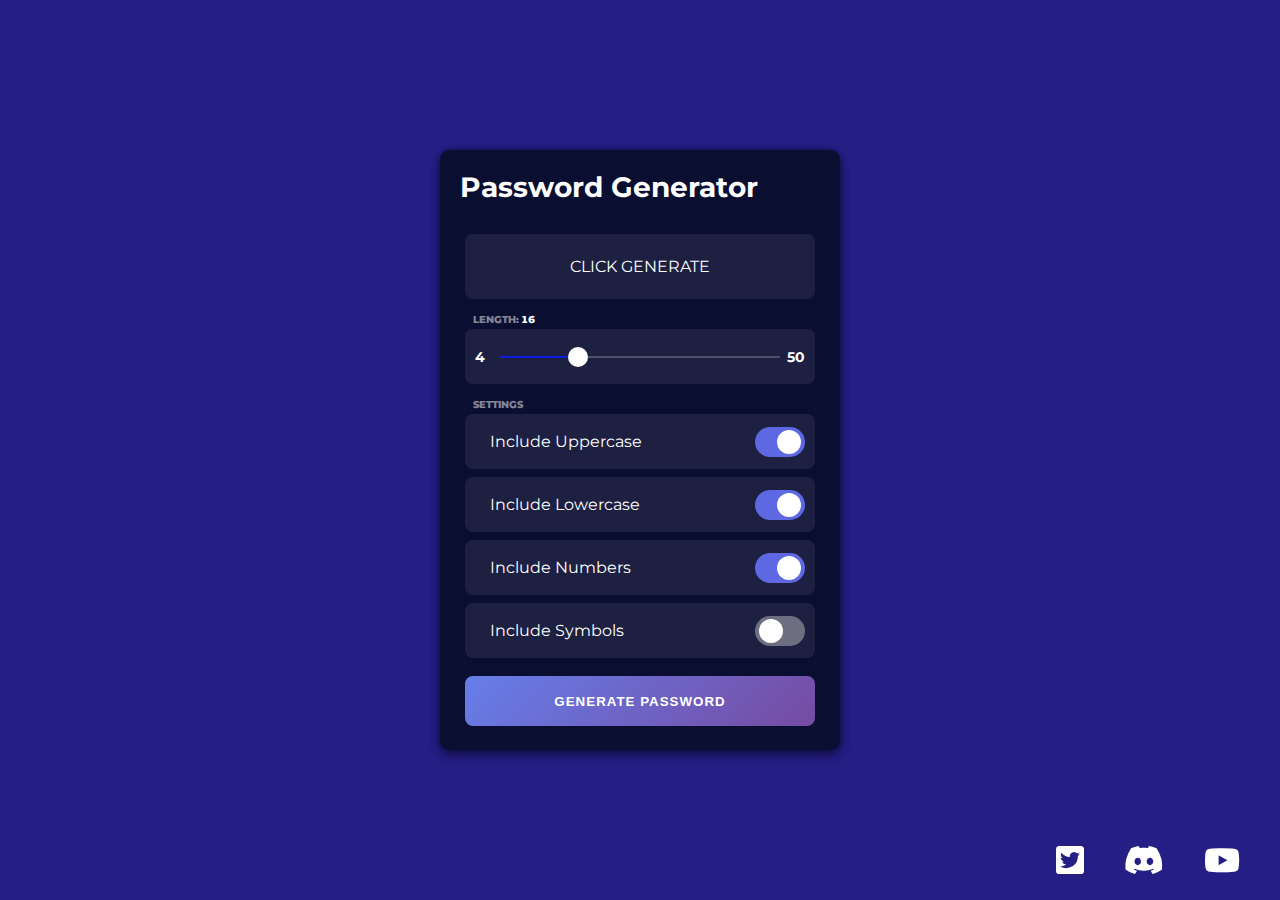
<file: index.html>
<!DOCTYPE html>
<html lang="en" >
<head>
  <meta charset="UTF-8">
  <title>Password Generator</title>
  <link rel='stylesheet' href='https://cdnjs.cloudflare.com/ajax/libs/font-awesome/5.11.2/css/all.min.css'>
<link rel='stylesheet' href='https://fonts.googleapis.com/css?family=Montserrat&amp;display=swap'><link rel="stylesheet" href="./style.css">

</head>
<body>
<!-- partial:index.partial.html -->
<div class="container">
	<h2 class="title">Password Generator</h2>
	<div class="result">
		<div class="result__title field-title">Generated Password</div>
		<div class="result__info right">click to copy</div>
		<div class="result__info left">copied</div>
		<div class="result__viewbox" id="result">CLICK GENERATE</div>
		<button id="copy-btn" style="--x: 0; --y: 0"><i class="far fa-copy"></i></button>
	</div>
	<div class="length range__slider" data-min="4" data-max="50">
		<div class="length__title field-title" data-length='0'>length:</div>
		<input id="slider" type="range" min="4" max="50" value="16" />
	</div>

	<div class="settings">
		<span class="settings__title field-title">settings</span>
		<div class="setting">
			<input type="checkbox" id="uppercase" checked />
			<label for="uppercase">Include Uppercase</label>
		</div>
		<div class="setting">
			<input type="checkbox" id="lowercase" checked />
			<label for="lowercase">Include Lowercase</label>
		</div>
		<div class="setting">
			<input type="checkbox" id="number" checked />
			<label for="number">Include Numbers</label>
		</div>
		<div class="setting">
			<input type="checkbox" id="symbol" />
			<label for="symbol">Include Symbols</label>
		</div>
	</div>

	<button class="btn generate" id="generate">Generate Password</button>
</div>


<div class="support">
	<a href="https://twitter.com/MrVibezR6" target="_blank"><i class="fab fa-twitter-square"></i></a>
	<a href="https://discord.gg/nF7897kWnx" target="_blank"><i class="fab fa-discord"></i></a>
	<a href="https://www.youtube.com/channel/UCYGF8c1U8scAWsAKT1y-qxw" target="_blank"><i class="fab fa-youtube"></i></a>
</div>


<!-- partial -->
  <script  src="./script.js"></script>

</body>
</html>
</file>
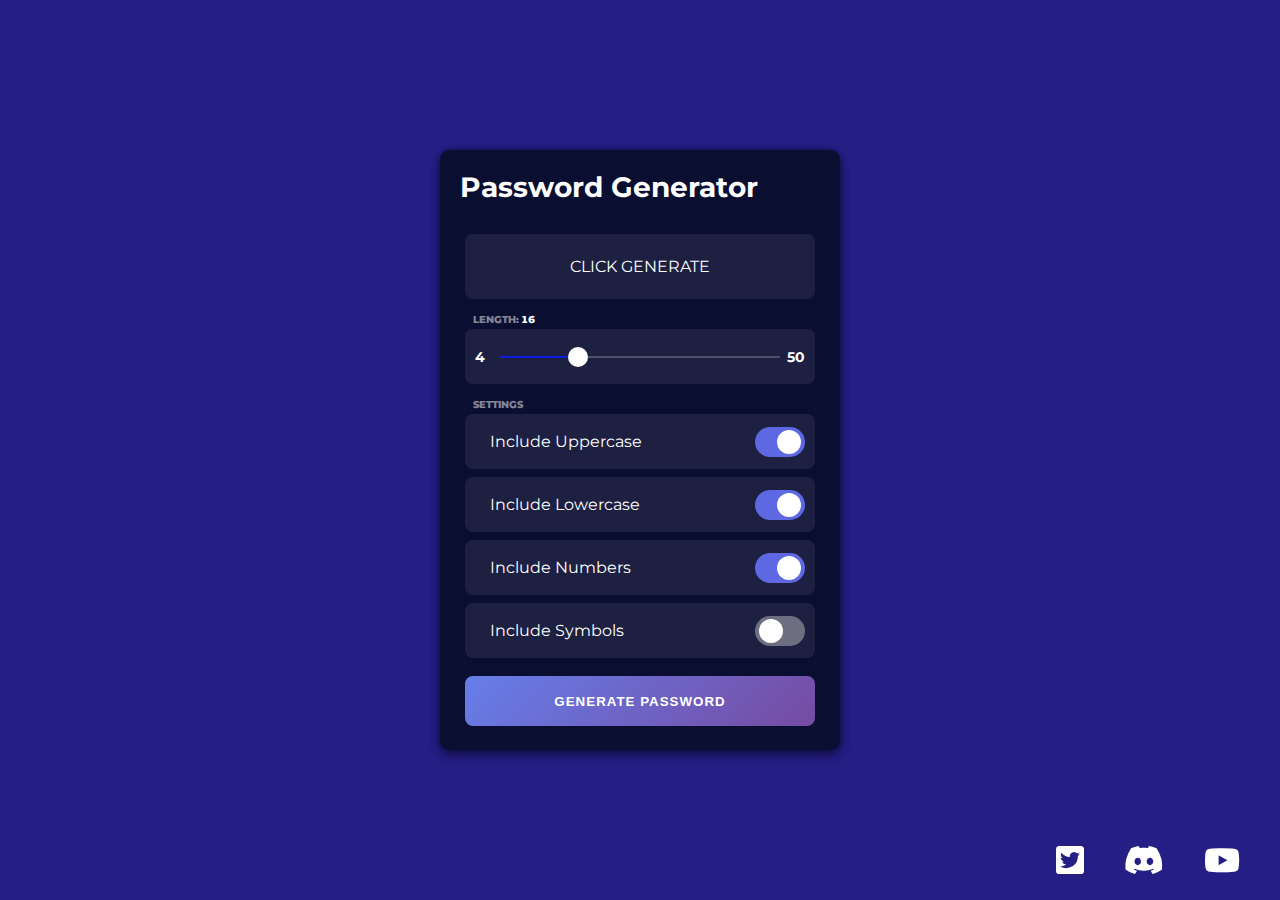
<file: dist/index.html>
<!DOCTYPE html>
<html lang="en" >
<head>
  <meta charset="UTF-8">
  <title>CodePen - Random Password Generator - HTML | CSS | JS</title>
  <link rel='stylesheet' href='https://cdnjs.cloudflare.com/ajax/libs/font-awesome/5.11.2/css/all.min.css'>
<link rel='stylesheet' href='https://fonts.googleapis.com/css?family=Montserrat&amp;display=swap'><link rel="stylesheet" href="./style.css">

</head>
<body>
<!-- partial:index.partial.html -->
<div class="container">
	<h2 class="title">Password Generator</h2>
	<div class="result">
		<div class="result__title field-title">Generated Password</div>
		<div class="result__info right">click to copy</div>
		<div class="result__info left">copied</div>
		<div class="result__viewbox" id="result">CLICK GENERATE</div>
		<button id="copy-btn" style="--x: 0; --y: 0"><i class="far fa-copy"></i></button>
	</div>
	<div class="length range__slider" data-min="4" data-max="50">
		<div class="length__title field-title" data-length='0'>length:</div>
		<input id="slider" type="range" min="4" max="50" value="16" />
	</div>

	<div class="settings">
		<span class="settings__title field-title">settings</span>
		<div class="setting">
			<input type="checkbox" id="uppercase" checked />
			<label for="uppercase">Include Uppercase</label>
		</div>
		<div class="setting">
			<input type="checkbox" id="lowercase" checked />
			<label for="lowercase">Include Lowercase</label>
		</div>
		<div class="setting">
			<input type="checkbox" id="number" checked />
			<label for="number">Include Numbers</label>
		</div>
		<div class="setting">
			<input type="checkbox" id="symbol" />
			<label for="symbol">Include Symbols</label>
		</div>
	</div>

	<button class="btn generate" id="generate">Generate Password</button>
</div>


<div class="support">
	<a href="https://twitter.com/MrVibezR6" target="_blank"><i class="fab fa-twitter-square"></i></a>
	<a href="https://discord.gg/nF7897kWnx" target="_blank"><i class="fab fa-discord"></i></a>
	<a href="https://www.youtube.com/channel/UCYGF8c1U8scAWsAKT1y-qxw" target="_blank"><i class="fab fa-youtube"></i></a>
</div>


<!-- partial -->
  <script  src="./script.js"></script>

</body>
</html>
</file>
<file: style.css>
* {
  margin: 0;
  padding: 0;
  box-sizing: border-box;
}

body {
  width: 100%;
  height: 100vh;
  background-image: linear-gradient(to top, #241e85 100%, #68e0cf 200%);
  display: flex;
  justify-content: center;
  align-items: center;
}

button {
  border: 0;
  outline: 0;
}

.container {
  margin: 40px 0;
  width: 400px;
  height: 600px;
  padding: 10px 25px;
  background: #0a0e31;
  border-radius: 10px;
  box-shadow: 0 0 5px rgba(0, 0, 0, 0.45), 0 4px 8px rgba(0, 0, 0, 0.35), 0 8px 12px rgba(0, 0, 0, 0.15);
  font-family: "Montserrat";
}
.container h2.title {
  font-size: 1.75rem;
  margin: 10px -5px;
  margin-bottom: 30px;
  color: #fff;
}

.result {
  position: relative;
  width: 100%;
  height: 65px;
  overflow: hidden;
}
.result__info {
  position: absolute;
  bottom: 4px;
  color: #fff;
  font-size: 0.8rem;
  transition: all 150ms ease-in-out;
  transform: translateY(200%);
  opacity: 0;
}
.result__info.right {
  right: 8px;
}
.result__info.left {
  left: 8px;
}
.result__viewbox {
  width: 100%;
  height: 100%;
  background: rgba(255, 255, 255, 0.08);
  border-radius: 8px;
  color: #fff;
  text-align: center;
  line-height: 65px;
}
.result #copy-btn {
  position: absolute;
  top: var(--y);
  left: var(--x);
  width: 38px;
  height: 38px;
  background: #fff;
  border-radius: 50%;
  opacity: 0;
  transform: translate(-50%, -50%) scale(0);
  transition: all 350ms cubic-bezier(0.175, 0.885, 0.32, 1.275);
  cursor: pointer;
  z-index: 2;
}
.result #copy-btn:active {
  box-shadow: 0 0 0 200px rgba(255, 255, 255, 0.08);
}
.result:hover #copy-btn {
  opacity: 1;
  transform: translate(-50%, -50%) scale(1.35);
}

.field-title {
  position: absolute;
  top: -10px;
  left: 8px;
  transform: translateY(-50%);
  font-weight: 800;
  color: rgba(255, 255, 255, 0.5);
  text-transform: uppercase;
  font-size: 0.65rem;
  pointer-events: none;
  user-select: none;
}

.options {
  width: 100%;
  height: auto;
  margin: 50px 0;
}

.range__slider {
  position: relative;
  width: 100%;
  height: calc(65px - 10px);
  display: flex;
  justify-content: center;
  align-items: center;
  background: rgba(255, 255, 255, 0.08);
  border-radius: 8px;
  margin: 30px 0;
}
.range__slider::before, .range__slider::after {
  position: absolute;
  color: #fff;
  font-size: 0.9rem;
  font-weight: bold;
}
.range__slider::before {
  content: attr(data-min);
  left: 10px;
}
.range__slider::after {
  content: attr(data-max);
  right: 10px;
}
.range__slider .length__title::after {
  content: attr(data-length);
  position: absolute;
  right: -16px;
  font-variant-numeric: tabular-nums;
  color: #fff;
}

#slider {
  -webkit-appearance: none;
  width: calc(100% - (70px));
  height: 2px;
  border-radius: 5px;
  background: rgba(255, 255, 255, 0.314);
  outline: none;
  padding: 0;
  margin: 0;
  cursor: pointer;
}
#slider::-webkit-slider-thumb {
  -webkit-appearance: none;
  width: 20px;
  height: 20px;
  border-radius: 50%;
  background: white;
  cursor: pointer;
  transition: all 0.15s ease-in-out;
}
#slider::-webkit-slider-thumb:hover {
  background: #d4d4d4;
  transform: scale(1.2);
}
#slider::-moz-range-thumb {
  width: 20px;
  height: 20px;
  border: 0;
  border-radius: 50%;
  background: white;
  cursor: pointer;
  transition: background 0.15s ease-in-out;
}
#slider::-moz-range-thumb:hover {
  background: #d4d4d4;
}

.settings {
  position: relative;
  height: auto;
  widows: 100%;
  display: flex;
  flex-direction: column;
}
.settings .setting {
  position: relative;
  width: 100%;
  height: calc(65px - 10px);
  background: rgba(255, 255, 255, 0.08);
  border-radius: 8px;
  display: flex;
  align-items: center;
  padding: 10px 25px;
  color: #fff;
  margin-bottom: 8px;
}
.settings .setting input {
  opacity: 0;
  position: absolute;
}
.settings .setting input + label {
  user-select: none;
}
.settings .setting input + label::before, .settings .setting input + label::after {
  content: "";
  position: absolute;
  transition: 150ms cubic-bezier(0.24, 0, 0.5, 1);
  transform: translateY(-50%);
  top: 50%;
  right: 10px;
  cursor: pointer;
}
.settings .setting input + label::before {
  height: 30px;
  width: 50px;
  border-radius: 30px;
  background: rgba(214, 214, 214, 0.434);
}
.settings .setting input + label::after {
  height: 24px;
  width: 24px;
  border-radius: 60px;
  right: 32px;
  background: #fff;
}
.settings .setting input:checked + label:before {
  background: #5d68e2;
  transition: all 150ms cubic-bezier(0, 0, 0, 0.1);
}
.settings .setting input:checked + label:after {
  right: 14px;
}
.settings .setting input:focus + label:before {
  box-shadow: 0 0 0 2px rgba(255, 255, 255, 0.75);
}
.settings .setting input:disabled + label:before, .settings .setting input:disabled + label:after {
  cursor: not-allowed;
}
.settings .setting input:disabled + label:before {
  background: #4f4f6a;
}
.settings .setting input:disabled + label:after {
  background: #909090;
}

.btn.generate {
  user-select: none;
  position: relative;
  width: 100%;
  height: 50px;
  margin: 10px 0;
  border-radius: 8px;
  color: #fff;
  border: none;
  background-image: linear-gradient(135deg, #667eea 0%, #764ba2 100%);
  letter-spacing: 1px;
  font-weight: bold;
  text-transform: uppercase;
  cursor: pointer;
  transition: all 150ms ease;
}
.btn.generate:active {
  transform: translateY(-3%);
  box-shadow: 0 4px 8px rgba(255, 255, 255, 0.08);
}

.support {
  position: fixed;
  right: 10px;
  bottom: 10px;
  padding: 10px;
  display: flex;
}

a {
  margin: 0 20px;
  color: #fff;
  font-size: 2rem;
  transition: all 400ms ease;
}

@keyframes octocat-wave {
  0%, 100% {
    transform: rotate(0);
  }
  20%, 60% {
    transform: rotate(-20deg);
  }
  40%, 80% {
    transform: rotate(10deg);
  }
}
</file>
<file: dist/style.css>
* {
  margin: 0;
  padding: 0;
  box-sizing: border-box;
}

body {
  width: 100%;
  height: 100vh;
  background-image: linear-gradient(to top, #241e85 100%, #68e0cf 200%);
  display: flex;
  justify-content: center;
  align-items: center;
}

button {
  border: 0;
  outline: 0;
}

.container {
  margin: 40px 0;
  width: 400px;
  height: 600px;
  padding: 10px 25px;
  background: #0a0e31;
  border-radius: 10px;
  box-shadow: 0 0 5px rgba(0, 0, 0, 0.45), 0 4px 8px rgba(0, 0, 0, 0.35), 0 8px 12px rgba(0, 0, 0, 0.15);
  font-family: "Montserrat";
}
.container h2.title {
  font-size: 1.75rem;
  margin: 10px -5px;
  margin-bottom: 30px;
  color: #fff;
}

.result {
  position: relative;
  width: 100%;
  height: 65px;
  overflow: hidden;
}
.result__info {
  position: absolute;
  bottom: 4px;
  color: #fff;
  font-size: 0.8rem;
  transition: all 150ms ease-in-out;
  transform: translateY(200%);
  opacity: 0;
}
.result__info.right {
  right: 8px;
}
.result__info.left {
  left: 8px;
}
.result__viewbox {
  width: 100%;
  height: 100%;
  background: rgba(255, 255, 255, 0.08);
  border-radius: 8px;
  color: #fff;
  text-align: center;
  line-height: 65px;
}
.result #copy-btn {
  position: absolute;
  top: var(--y);
  left: var(--x);
  width: 38px;
  height: 38px;
  background: #fff;
  border-radius: 50%;
  opacity: 0;
  transform: translate(-50%, -50%) scale(0);
  transition: all 350ms cubic-bezier(0.175, 0.885, 0.32, 1.275);
  cursor: pointer;
  z-index: 2;
}
.result #copy-btn:active {
  box-shadow: 0 0 0 200px rgba(255, 255, 255, 0.08);
}
.result:hover #copy-btn {
  opacity: 1;
  transform: translate(-50%, -50%) scale(1.35);
}

.field-title {
  position: absolute;
  top: -10px;
  left: 8px;
  transform: translateY(-50%);
  font-weight: 800;
  color: rgba(255, 255, 255, 0.5);
  text-transform: uppercase;
  font-size: 0.65rem;
  pointer-events: none;
  user-select: none;
}

.options {
  width: 100%;
  height: auto;
  margin: 50px 0;
}

.range__slider {
  position: relative;
  width: 100%;
  height: calc(65px - 10px);
  display: flex;
  justify-content: center;
  align-items: center;
  background: rgba(255, 255, 255, 0.08);
  border-radius: 8px;
  margin: 30px 0;
}
.range__slider::before, .range__slider::after {
  position: absolute;
  color: #fff;
  font-size: 0.9rem;
  font-weight: bold;
}
.range__slider::before {
  content: attr(data-min);
  left: 10px;
}
.range__slider::after {
  content: attr(data-max);
  right: 10px;
}
.range__slider .length__title::after {
  content: attr(data-length);
  position: absolute;
  right: -16px;
  font-variant-numeric: tabular-nums;
  color: #fff;
}

#slider {
  -webkit-appearance: none;
  width: calc(100% - (70px));
  height: 2px;
  border-radius: 5px;
  background: rgba(255, 255, 255, 0.314);
  outline: none;
  padding: 0;
  margin: 0;
  cursor: pointer;
}
#slider::-webkit-slider-thumb {
  -webkit-appearance: none;
  width: 20px;
  height: 20px;
  border-radius: 50%;
  background: white;
  cursor: pointer;
  transition: all 0.15s ease-in-out;
}
#slider::-webkit-slider-thumb:hover {
  background: #d4d4d4;
  transform: scale(1.2);
}
#slider::-moz-range-thumb {
  width: 20px;
  height: 20px;
  border: 0;
  border-radius: 50%;
  background: white;
  cursor: pointer;
  transition: background 0.15s ease-in-out;
}
#slider::-moz-range-thumb:hover {
  background: #d4d4d4;
}

.settings {
  position: relative;
  height: auto;
  widows: 100%;
  display: flex;
  flex-direction: column;
}
.settings .setting {
  position: relative;
  width: 100%;
  height: calc(65px - 10px);
  background: rgba(255, 255, 255, 0.08);
  border-radius: 8px;
  display: flex;
  align-items: center;
  padding: 10px 25px;
  color: #fff;
  margin-bottom: 8px;
}
.settings .setting input {
  opacity: 0;
  position: absolute;
}
.settings .setting input + label {
  user-select: none;
}
.settings .setting input + label::before, .settings .setting input + label::after {
  content: "";
  position: absolute;
  transition: 150ms cubic-bezier(0.24, 0, 0.5, 1);
  transform: translateY(-50%);
  top: 50%;
  right: 10px;
  cursor: pointer;
}
.settings .setting input + label::before {
  height: 30px;
  width: 50px;
  border-radius: 30px;
  background: rgba(214, 214, 214, 0.434);
}
.settings .setting input + label::after {
  height: 24px;
  width: 24px;
  border-radius: 60px;
  right: 32px;
  background: #fff;
}
.settings .setting input:checked + label:before {
  background: #5d68e2;
  transition: all 150ms cubic-bezier(0, 0, 0, 0.1);
}
.settings .setting input:checked + label:after {
  right: 14px;
}
.settings .setting input:focus + label:before {
  box-shadow: 0 0 0 2px rgba(255, 255, 255, 0.75);
}
.settings .setting input:disabled + label:before, .settings .setting input:disabled + label:after {
  cursor: not-allowed;
}
.settings .setting input:disabled + label:before {
  background: #4f4f6a;
}
.settings .setting input:disabled + label:after {
  background: #909090;
}

.btn.generate {
  user-select: none;
  position: relative;
  width: 100%;
  height: 50px;
  margin: 10px 0;
  border-radius: 8px;
  color: #fff;
  border: none;
  background-image: linear-gradient(135deg, #667eea 0%, #764ba2 100%);
  letter-spacing: 1px;
  font-weight: bold;
  text-transform: uppercase;
  cursor: pointer;
  transition: all 150ms ease;
}
.btn.generate:active {
  transform: translateY(-3%);
  box-shadow: 0 4px 8px rgba(255, 255, 255, 0.08);
}

.support {
  position: fixed;
  right: 10px;
  bottom: 10px;
  padding: 10px;
  display: flex;
}

a {
  margin: 0 20px;
  color: #fff;
  font-size: 2rem;
  transition: all 400ms ease;
}

@keyframes octocat-wave {
  0%, 100% {
    transform: rotate(0);
  }
  20%, 60% {
    transform: rotate(-20deg);
  }
  40%, 80% {
    transform: rotate(10deg);
  }
}
</file>
